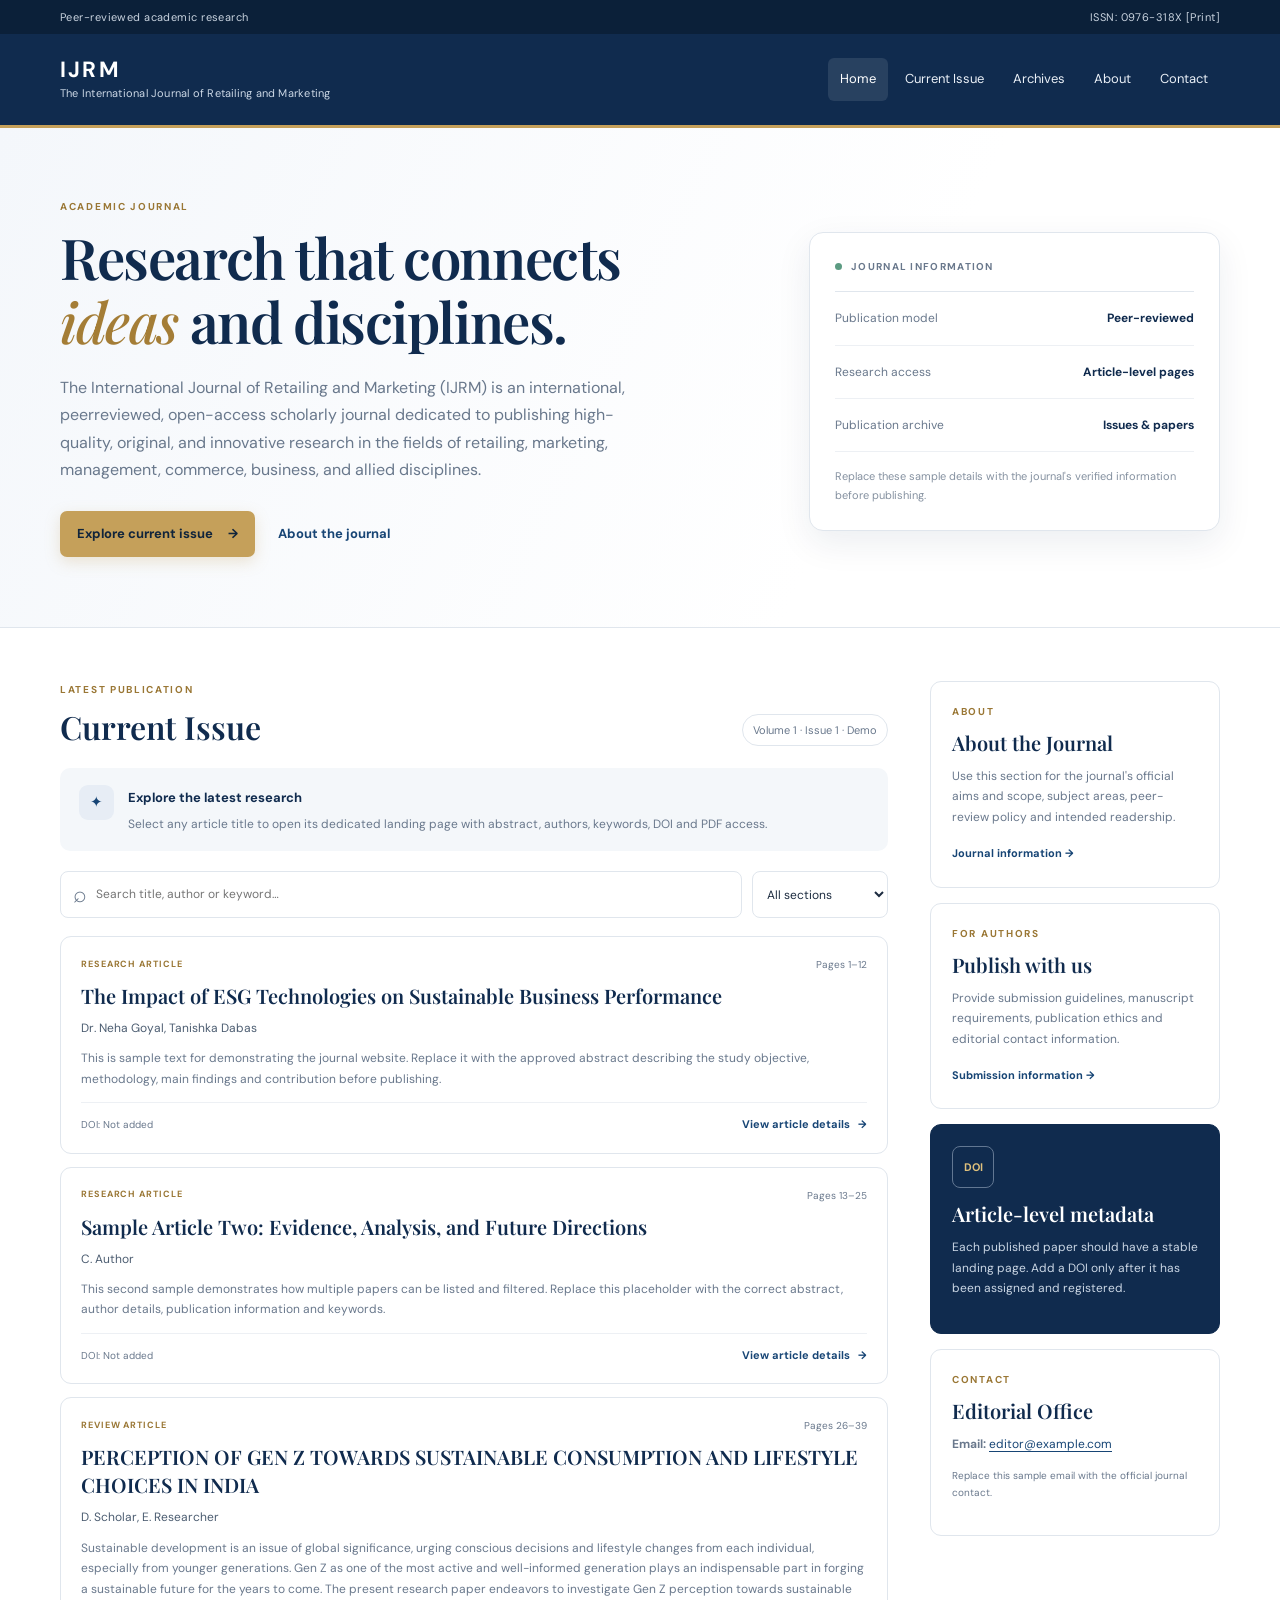
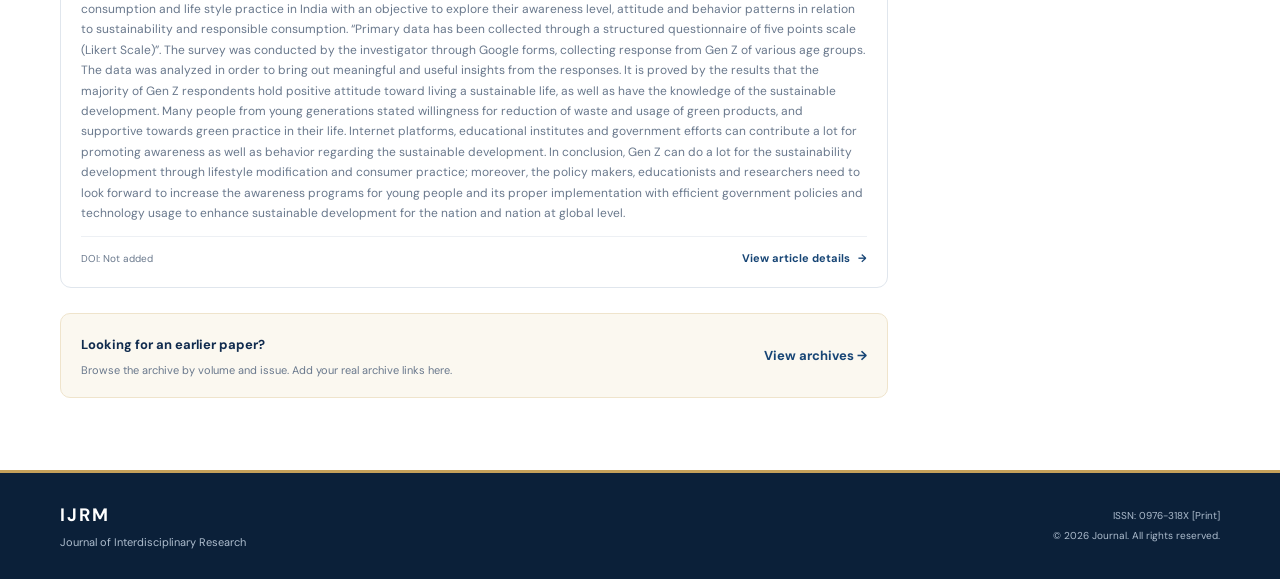
<file: index.html>
<!doctype html>
<html lang="en">
<head>
  <meta charset="utf-8">
  <meta name="viewport" content="width=device-width, initial-scale=1">
  <meta name="description" content="Academic journal homepage with article metadata and downloadable papers.">
  <title>IJRM Journal</title>
  <link rel="stylesheet" href="styles.css">
</head>
<body>
  <div class="topline"><div class="container topline-inner"><span>Peer-reviewed academic research</span><span>ISSN: 0976-318X [Print]</span></div></div>
  <header class="site-header">
    <div class="container brand-row">
      <a class="brand" href="index.html" aria-label="Journal homepage">
          <span><strong>IJRM</strong><small>The International Journal of Retailing and Marketing</small></span>
      </a>
      <button class="menu-toggle" id="menuToggle" aria-expanded="false" aria-controls="mainNav">☰ <span class="sr-only">Toggle navigation</span></button>
      <nav id="mainNav" class="main-nav" aria-label="Main navigation">
        <a class="active" href="index.html">Home</a>
        <a href="#current-issue">Current Issue</a>
        <a href="#archives">Archives</a>
        <a href="#about">About</a>
        <a href="#contact">Contact</a>
      </nav>
    </div>
  </header>

  <main>
    <section class="hero">
      <div class="container hero-grid">
        <div class="hero-copy">
          <p class="eyebrow">ACADEMIC JOURNAL</p>
          <h1>Research that connects <em>ideas</em> and disciplines.</h1>
          <p class="hero-description">The International Journal of Retailing and Marketing (IJRM) is an international, peerreviewed, open-access scholarly journal dedicated to publishing high-quality, original, and innovative research in the fields of retailing, marketing, management, commerce, business, and allied disciplines.</p>
          <div class="hero-actions"><a class="button button-gold" href="#current-issue">Explore current issue <span aria-hidden="true">→</span></a><a class="text-link" href="#about">About the journal</a></div>
        </div>
        <div class="hero-card" aria-label="Journal information">
          <div class="hero-card-top"><span class="dot"></span> JOURNAL INFORMATION</div>
          <div class="metric"><span>Publication model</span><strong>Peer-reviewed</strong></div>
          <div class="metric"><span>Research access</span><strong>Article-level pages</strong></div>
          <div class="metric"><span>Publication archive</span><strong>Issues &amp; papers</strong></div>
          <p class="hero-note">Replace these sample details with the journal's verified information before publishing.</p>
        </div>
      </div>
    </section>

    <section class="container content-layout" id="current-issue">
      <div class="main-column">
        <div class="section-heading">
          <div><p class="eyebrow">LATEST PUBLICATION</p><h2>Current Issue</h2></div>
          <span class="issue-label" id="issueLabel">Volume 1 · Issue 1 · Demo</span>
        </div>
        <div class="issue-intro"><div class="issue-icon">✦</div><div><strong>Explore the latest research</strong><p>Select any article title to open its dedicated landing page with abstract, authors, keywords, DOI and PDF access.</p></div></div>
        <div class="toolbar">
          <label class="search-box"><span aria-hidden="true">⌕</span><input id="articleSearch" type="search" placeholder="Search title, author or keyword…" aria-label="Search articles"></label>
          <select id="categoryFilter" aria-label="Filter articles by section"><option value="all">All sections</option></select>
        </div>
        <div id="articleList" class="article-list" aria-live="polite"></div>
        <div id="emptyState" class="empty-state" hidden>No articles match your search. Try another title or keyword.</div>
        <div class="archive-callout" id="archives"><div><strong>Looking for an earlier paper?</strong><p>Browse the archive by volume and issue. Add your real archive links here.</p></div><a class="text-link" href="#archives">View archives <span aria-hidden="true">→</span></a></div>
      </div>

      <aside class="sidebar">
        <section class="side-card" id="about"><p class="eyebrow">ABOUT</p><h3>About the Journal</h3><p>Use this section for the journal's official aims and scope, subject areas, peer-review policy and intended readership.</p><a href="#contact" class="side-link">Journal information →</a></section>
        <section class="side-card"><p class="eyebrow">FOR AUTHORS</p><h3>Publish with us</h3><p>Provide submission guidelines, manuscript requirements, publication ethics and editorial contact information.</p><a href="#contact" class="side-link">Submission information →</a></section>
        <section class="side-card side-card-blue"><div class="side-icon">DOI</div><h3>Article-level metadata</h3><p>Each published paper should have a stable landing page. Add a DOI only after it has been assigned and registered.</p></section>
        <section class="side-card" id="contact"><p class="eyebrow">CONTACT</p><h3>Editorial Office</h3><p><strong>Email:</strong> <a href="mailto:editor@example.com">editor@example.com</a></p><p class="small-muted">Replace this sample email with the official journal contact.</p></section>
      </aside>
    </section>
  </main>
  <footer class="site-footer"><div class="container footer-inner"><div><a class="footer-brand" href="index.html">IJRM</a><p>Journal of Interdisciplinary Research</p></div><div class="footer-meta"><span>ISSN: 0976-318X [Print]</span><span>© <span id="year"></span> Journal. All rights reserved.</span></div></div></footer>
  <script src="app.js"></script>
</body>
</html>
</file>
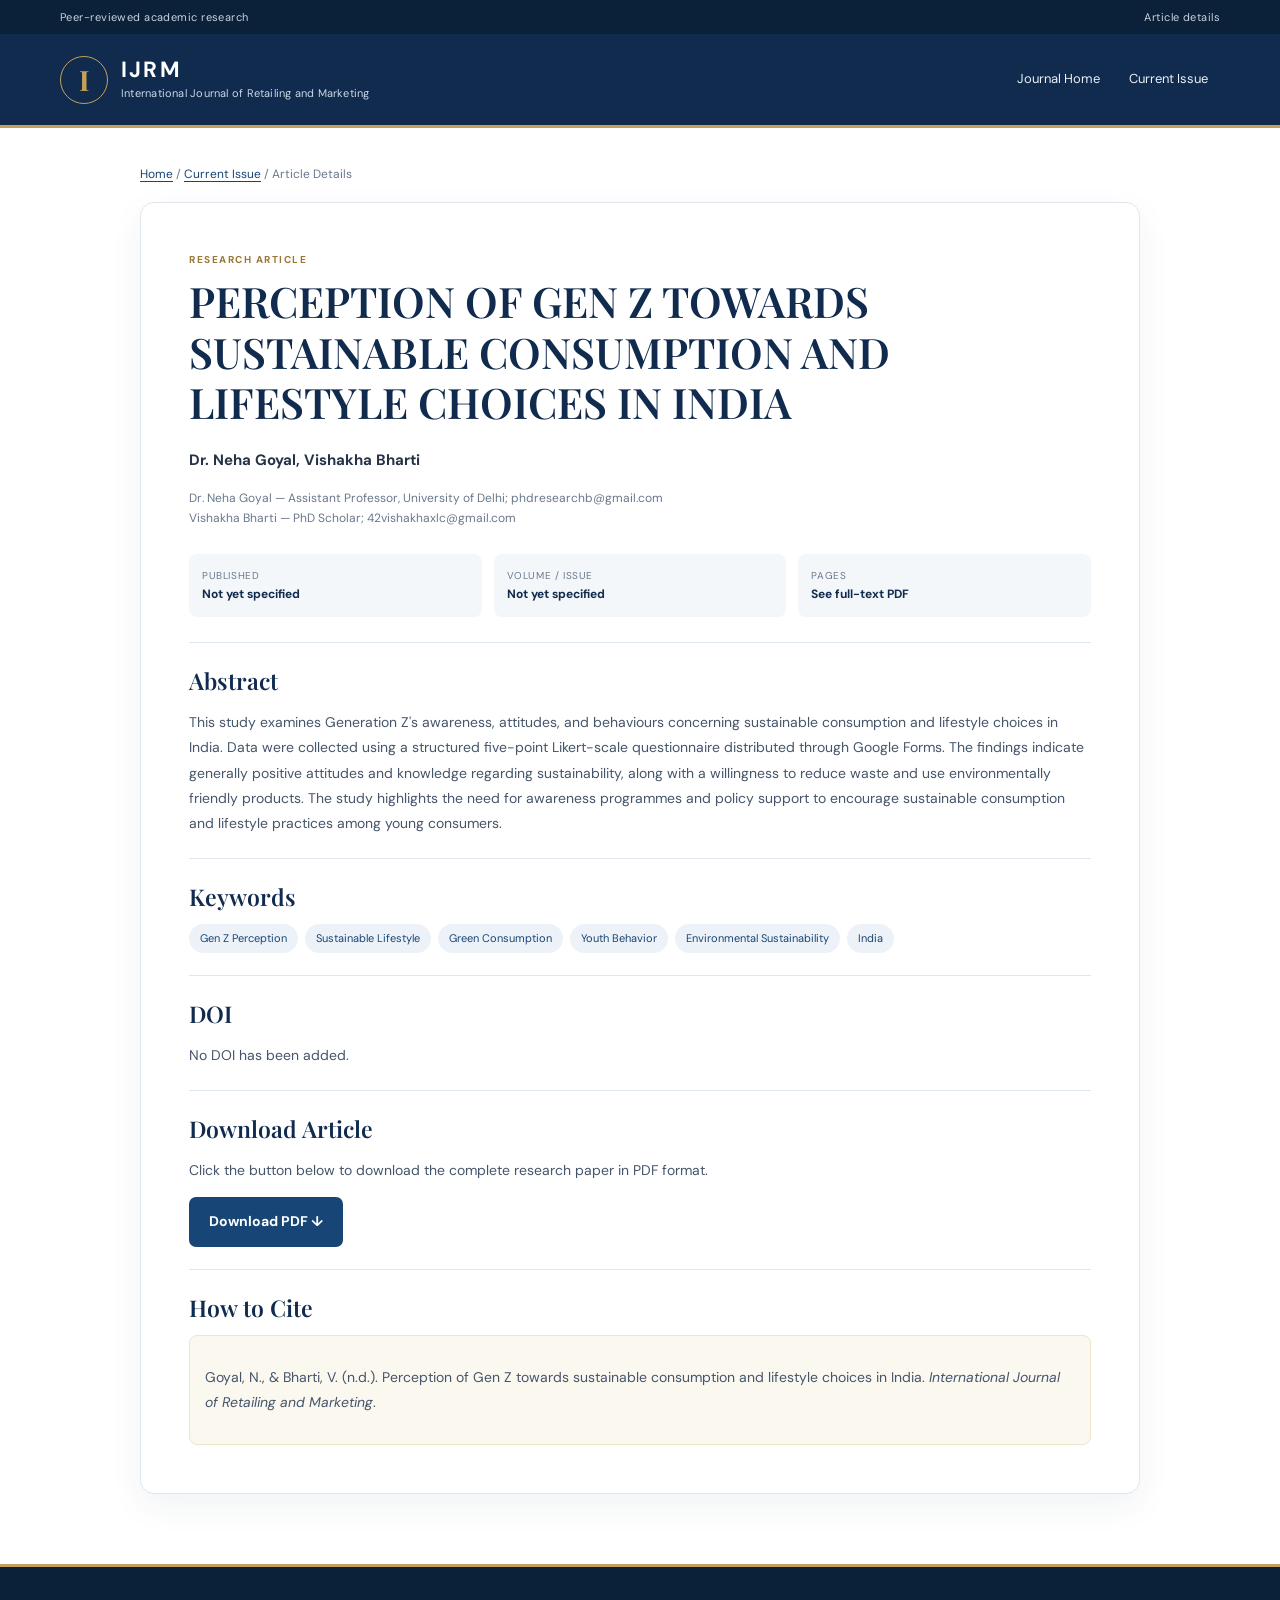
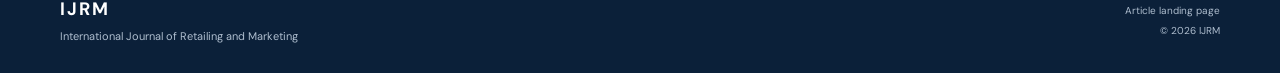
<file: articles/IJRM 506.html>
<!doctype html>
<html lang="en">
<head>
  <meta charset="utf-8">
  <meta name="viewport" content="width=device-width, initial-scale=1">
  <meta name="description" content="International Journal of Retailing and Marketing article details.">
  <title>Perception of Gen Z Towards Sustainable Consumption and Lifestyle Choices in India | IJRM</title>

  <link rel="stylesheet" href="../styles.css">

  <style>
    .article-page-wrap {
      width: min(1000px, calc(100% - 36px));
      margin: 36px auto 70px;
    }

    .breadcrumbs {
      font-size: 12px;
      color: #69788c;
      margin: 0 0 18px;
    }

    .breadcrumbs a {
      color: #174575;
    }

    .article-detail {
      background: #fff;
      border: 1px solid #e0e6ed;
      border-radius: 14px;
      padding: clamp(22px, 5vw, 48px);
      box-shadow: 0 12px 35px rgba(16, 43, 78, .06);
    }

    .article-detail h1 {
      font: 600 clamp(28px, 4vw, 42px)/1.2
        'Playfair Display', Georgia, serif;
      color: #102b4e;
      margin: 8px 0 20px;
    }

    .detail-label {
      font-size: 10px;
      letter-spacing: .15em;
      font-weight: 700;
      color: #9a7735;
    }

    .author-list {
      font-size: 15px;
      font-weight: 700;
      color: #253247;
    }

    .affiliation {
      font-size: 12px;
      color: #69788c;
    }

    .metadata-grid {
      display: grid;
      grid-template-columns: repeat(3, minmax(0, 1fr));
      gap: 12px;
      margin: 25px 0;
    }

    .metadata-cell {
      background: #f4f7fa;
      padding: 13px;
      border-radius: 8px;
      min-width: 0;
    }

    .metadata-cell span {
      display: block;
      color: #69788c;
      font-size: 10px;
      text-transform: uppercase;
      letter-spacing: .06em;
    }

    .metadata-cell strong {
      display: block;
      color: #102b4e;
      font-size: 12px;
      overflow-wrap: anywhere;
    }

    .detail-section {
      padding-top: 22px;
      margin-top: 22px;
      border-top: 1px solid #e0e6ed;
    }

    .detail-section h2 {
      font: 600 23px 'Playfair Display', Georgia, serif;
      color: #102b4e;
      margin: 0 0 12px;
    }

    .detail-section p {
      font-size: 14px;
      line-height: 1.8;
      color: #45556a;
    }

    .keywords {
      display: flex;
      gap: 7px;
      flex-wrap: wrap;
    }

    .keywords span {
      background: #edf2f8;
      border-radius: 20px;
      padding: 5px 11px;
      font-size: 11px;
      color: #174575;
    }

    /* PDF download button */
    .pdf-button {
      display: inline-flex;
      align-items: center;
      justify-content: center;
      gap: 8px;
      background: #174575;
      color: #fff;
      text-decoration: none;
      padding: 13px 20px;
      border-radius: 7px;
      font-size: 14px;
      font-weight: 700;
      border: none;
      cursor: pointer;
      transition: background .2s ease;
    }

    .pdf-button:hover {
      background: #102b4e;
      color: #fff;
    }

    .pdf-button:focus-visible {
      outline: 3px solid #d8b46a;
      outline-offset: 3px;
    }

    .citation-box {
      background: #fbf8f0;
      border: 1px solid #efe4cc;
      border-radius: 8px;
      padding: 15px;
    }

    .doi-link {
      overflow-wrap: anywhere;
    }

    @media (max-width: 620px) {
      .metadata-grid {
        grid-template-columns: 1fr 1fr;
      }

      .article-page-wrap {
        width: calc(100% - 24px);
        margin-top: 22px;
      }
    }
  </style>
</head>

<body>

  <div class="topline">
    <div class="container topline-inner">
      <span>Peer-reviewed academic research</span>
      <span>Article details</span>
    </div>
  </div>

  <header class="site-header">
    <div class="container brand-row">

      <a class="brand" href="../index.html">
        <span class="brand-mark">I</span>
        <span>
          <strong>IJRM</strong>
          <small>International Journal of Retailing and Marketing</small>
        </span>
      </a>

      <nav class="main-nav" style="display:flex"
           aria-label="Main navigation">
        <a href="../index.html">Journal Home</a>
        <a href="../index.html#current-issue">Current Issue</a>
      </nav>

    </div>
  </header>

  <main class="article-page-wrap">

    <p class="breadcrumbs">
      <a href="../index.html">Home</a> /
      <a href="../index.html#current-issue">Current Issue</a> /
      Article Details
    </p>

    <article class="article-detail">

      <div class="detail-label">RESEARCH ARTICLE</div>

      <h1>
        PERCEPTION OF GEN Z TOWARDS SUSTAINABLE CONSUMPTION
        AND LIFESTYLE CHOICES IN INDIA
      </h1>

      <p class="author-list">
        Dr. Neha Goyal, Vishakha Bharti
      </p>

      <p class="affiliation">
        Dr. Neha Goyal — Assistant Professor, University of Delhi;
        phdresearchb@gmail.com
        <br>
        Vishakha Bharti — PhD Scholar;
        42vishakhaxlc@gmail.com
      </p>

      <div class="metadata-grid">

        <div class="metadata-cell">
          <span>Published</span>
          <strong>Not yet specified</strong>
        </div>

        <div class="metadata-cell">
          <span>Volume / Issue</span>
          <strong>Not yet specified</strong>
        </div>

        <div class="metadata-cell">
          <span>Pages</span>
          <strong>See full-text PDF</strong>
        </div>

      </div>

      <div class="detail-section">
        <h2>Abstract</h2>

        <p>
          This study examines Generation Z's awareness, attitudes, and
          behaviours concerning sustainable consumption and lifestyle
          choices in India. Data were collected using a structured
          five-point Likert-scale questionnaire distributed through
          Google Forms. The findings indicate generally positive
          attitudes and knowledge regarding sustainability, along with
          a willingness to reduce waste and use environmentally
          friendly products. The study highlights the need for
          awareness programmes and policy support to encourage
          sustainable consumption and lifestyle practices among
          young consumers.
        </p>
      </div>

      <div class="detail-section">
        <h2>Keywords</h2>

        <div class="keywords">
          <span>Gen Z Perception</span>
          <span>Sustainable Lifestyle</span>
          <span>Green Consumption</span>
          <span>Youth Behavior</span>
          <span>Environmental Sustainability</span>
          <span>India</span>
        </div>
      </div>

      <div class="detail-section">
        <h2>DOI</h2>
        <p>No DOI has been added.</p>
      </div>

      <div class="detail-section">
        <h2>Download Article</h2>

        <p>
          Click the button below to download the complete research paper
          in PDF format.
        </p>

        <!--
          IMPORTANT:
          Keep IJRM-506.pdf in the same folder as this HTML file.
          The download attribute requests a direct file download.
        -->
        <a
          class="pdf-button"
          href="./IJRM-506.pdf"
          download="IJRM-506.pdf"
        >
          Download PDF ↓
        </a>

      </div>

      <div class="detail-section">
        <h2>How to Cite</h2>

        <div class="citation-box">
          <p>
            Goyal, N., &amp; Bharti, V. (n.d.). Perception of Gen Z
            towards sustainable consumption and lifestyle choices
            in India. <em>International Journal of Retailing and Marketing</em>.
          </p>
        </div>
      </div>

    </article>
  </main>

  <footer class="site-footer">
    <div class="container footer-inner">

      <div>
        <a class="footer-brand" href="../index.html">IJRM</a>
        <p>International Journal of Retailing and Marketing</p>
      </div>

      <div class="footer-meta">
        <span>Article landing page</span>
        <span>© <span id="year"></span> IJRM</span>
      </div>

    </div>
  </footer>

  <script>
    document.getElementById("year").textContent =
      new Date().getFullYear();
  </script>

</body>
</html>
</file>
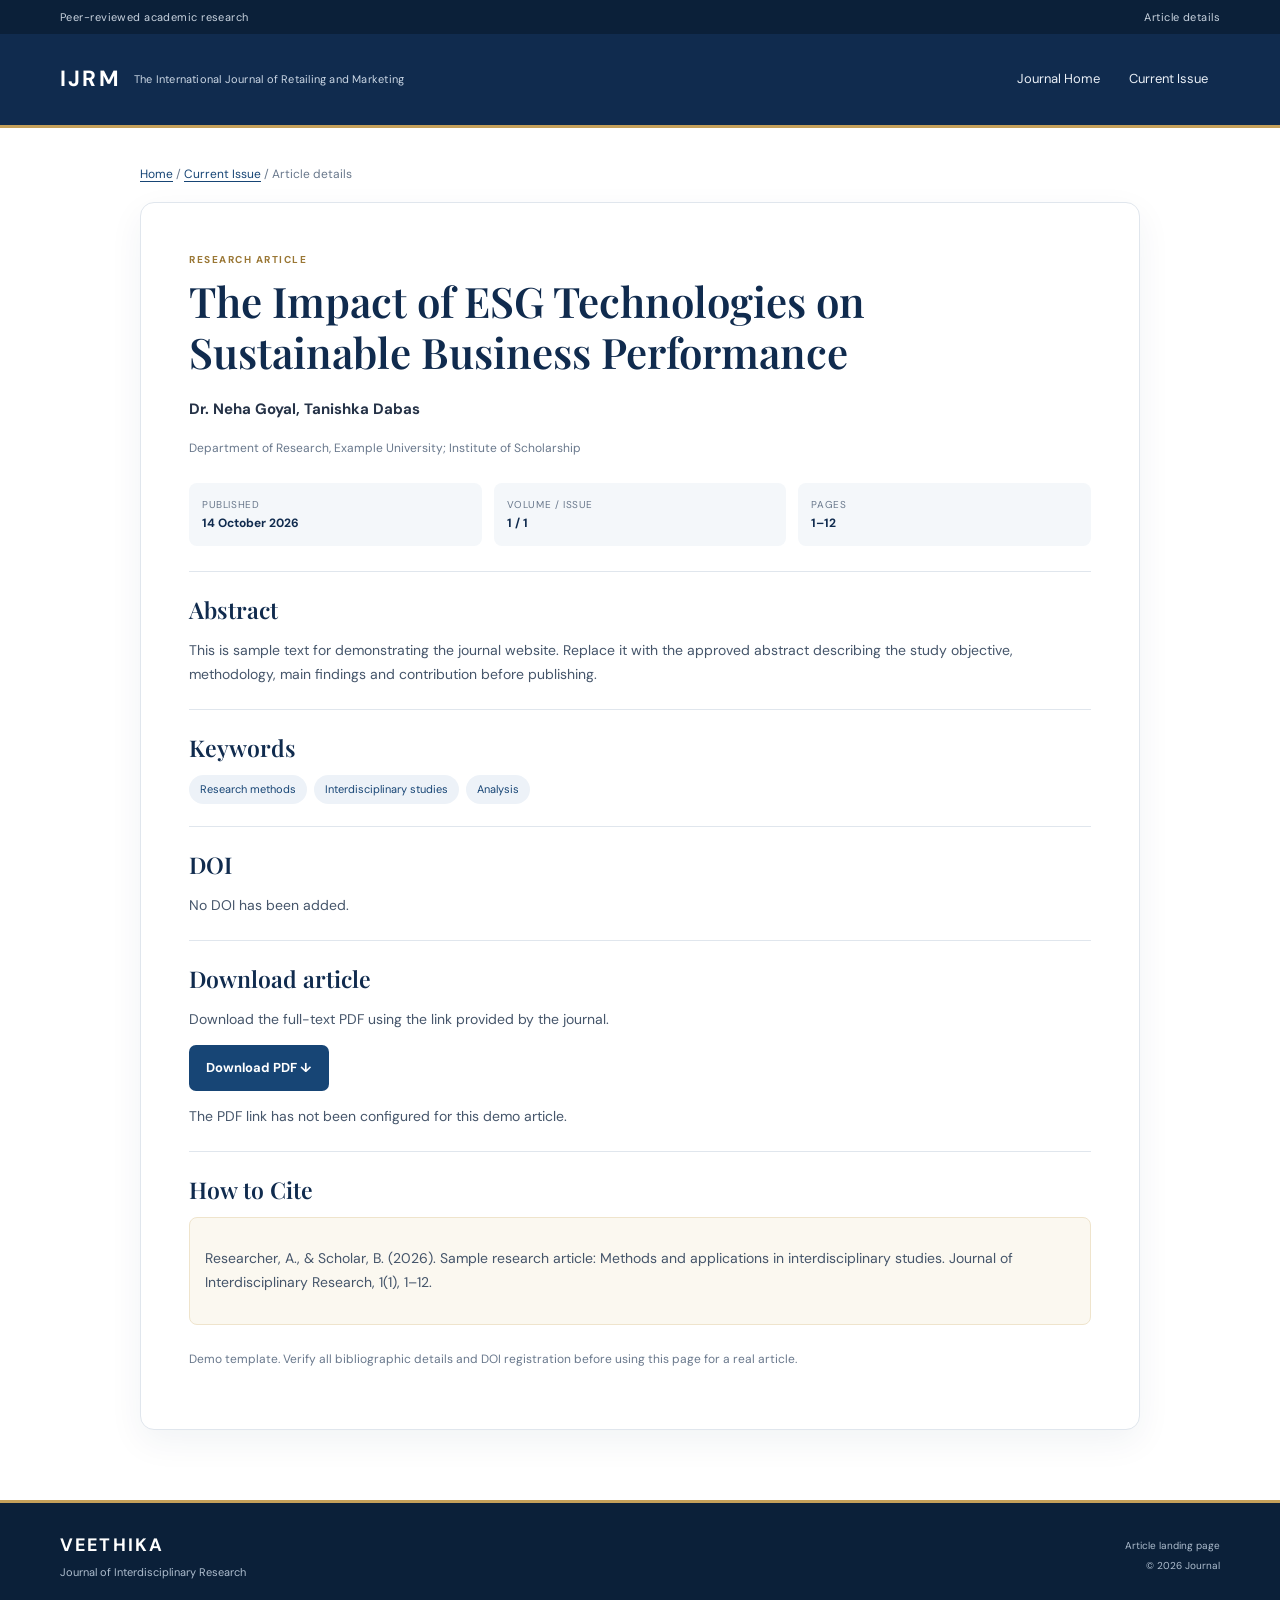
<file: articles/sample-article-1.html>
<!doctype html>
<html lang="en">
<head>
  <meta charset="utf-8"><meta name="viewport" content="width=device-width, initial-scale=1">
  <meta name="description" content="Article abstract and publication metadata.">
  <title>Sample Article | IJRM</title>
  <link rel="stylesheet" href="../styles.css">
  <style>
    .article-page-wrap{width:min(1000px,calc(100% - 36px));margin:36px auto 70px}
    .breadcrumbs{font-size:12px;color:#69788c;margin:0 0 18px}.breadcrumbs a{color:#174575}
    .article-detail{background:#fff;border:1px solid #e0e6ed;border-radius:14px;padding:clamp(22px,5vw,48px);box-shadow:0 12px 35px rgba(16,43,78,.06)}
    .article-detail h1{font:600 clamp(28px,4vw,42px)/1.2 'Playfair Display',Georgia,serif;color:#102b4e;margin:8px 0 20px}
    .detail-label{font-size:10px;letter-spacing:.15em;font-weight:700;color:#9a7735}
    .author-list{font-size:15px;font-weight:700;color:#253247}.affiliation{font-size:12px;color:#69788c}
    .metadata-grid{display:grid;grid-template-columns:repeat(3,minmax(0,1fr));gap:12px;margin:25px 0}
    .metadata-cell{background:#f4f7fa;padding:13px;border-radius:8px;min-width:0}.metadata-cell span{display:block;color:#69788c;font-size:10px;text-transform:uppercase;letter-spacing:.06em}.metadata-cell strong{display:block;color:#102b4e;font-size:12px;overflow-wrap:anywhere}
    .detail-section{padding-top:22px;margin-top:22px;border-top:1px solid #e0e6ed}.detail-section h2{font:600 23px 'Playfair Display',Georgia,serif;color:#102b4e;margin:0 0 12px}.detail-section p{font-size:14px;color:#45556a}
    .keywords{display:flex;gap:7px;flex-wrap:wrap}.keywords span{background:#edf2f8;border-radius:20px;padding:5px 11px;font-size:11px;color:#174575}
    .pdf-button{display:inline-flex;background:#174575;color:white;text-decoration:none;padding:12px 17px;border-radius:7px;font-size:13px;font-weight:700}.pdf-button:hover{background:#102b4e;color:white}
    .doi-link{overflow-wrap:anywhere}.citation-box{background:#fbf8f0;border:1px solid #efe4cc;border-radius:8px;padding:15px}
    @media(max-width:620px){.metadata-grid{grid-template-columns:1fr 1fr}.article-page-wrap{width:calc(100% - 24px);margin-top:22px}}
  </style>
</head>
<body>
  <div class="topline"><div class="container topline-inner"><span>Peer-reviewed academic research</span><span>Article details</span></div></div>
  <header class="site-header"><div class="container brand-row">
    <a class="brand" href="../index.html"><strong>IJRM</strong><small>The International Journal of Retailing and Marketing</small></span></a>
    <nav class="main-nav" style="display:flex" aria-label="Main navigation"><a href="../index.html">Journal Home</a><a href="../index.html#current-issue">Current Issue</a></nav>
  </div></header>
  <main class="article-page-wrap">
    <p class="breadcrumbs"><a href="../index.html">Home</a> / <a href="../index.html#current-issue">Current Issue</a> / Article details</p>
    <article class="article-detail">
      <div class="detail-label" id="section">RESEARCH ARTICLE</div>
      <h1 id="title">Sample Research Article: Methods and Applications in Interdisciplinary Studies</h1>
      <p class="author-list" id="authors">A. Researcher, B. Scholar</p>
      <p class="affiliation" id="affiliations">Department of Research, Example University; Institute of Scholarship</p>
      <div class="metadata-grid">
        <div class="metadata-cell"><span>Published</span><strong id="published">14 October 2026</strong></div>
        <div class="metadata-cell"><span>Volume / Issue</span><strong id="volumeIssue">1 / 1</strong></div>
        <div class="metadata-cell"><span>Pages</span><strong id="pages">1–12</strong></div>
      </div>
      <div class="detail-section"><h2>Abstract</h2><p id="abstract">This sample abstract demonstrates the individual article landing page. Replace it with the official abstract for the paper.</p></div>
      <div class="detail-section"><h2>Keywords</h2><div class="keywords" id="keywords"></div></div>
      <div class="detail-section"><h2>DOI</h2><p id="doi">No DOI has been added.</p></div>
      <div class="detail-section"><h2>Download article</h2><p>Download the full-text PDF using the link provided by the journal.</p><a class="pdf-button" id="pdfLink" href="#" hidden>Download PDF ↓</a><p id="pdfMissing" class="affiliation">The PDF link has not been configured for this demo article.</p></div>
      <div class="detail-section"><h2>How to Cite</h2><div class="citation-box"><p id="citation">Citation details will appear here.</p></div></div>
      <p class="affiliation" style="margin-top:24px">Demo template. Verify all bibliographic details and DOI registration before using this page for a real article.</p>
    </article>
  </main>
  <footer class="site-footer"><div class="container footer-inner"><div><a class="footer-brand" href="../index.html">VEETHIKA</a><p>Journal of Interdisciplinary Research</p></div><div class="footer-meta"><span>Article landing page</span><span>© <span id="year"></span> Journal</span></div></div></footer>
  <script src="../app.js"></script>
  <script>
    // app.js exposes the sample metadata for this static demo.
    const articleId = location.pathname.split("/").pop().replace(/\\.html$/, "");
    const article = sampleArticles.find(item => item.id === articleId) || sampleArticles[0];
    document.title = article.title + " | IJRM";
    document.getElementById("section").textContent = article.section.toUpperCase();
    document.getElementById("title").textContent = article.title;
    document.getElementById("authors").textContent = article.authors;
    document.getElementById("affiliations").textContent = article.affiliations || "";
    document.getElementById("published").textContent = article.published || "";
    document.getElementById("volumeIssue").textContent = `${article.volume || ""} / ${article.issue || ""}`;
    document.getElementById("pages").textContent = article.pages || "";
    document.getElementById("abstract").textContent = article.abstract || "";
    document.getElementById("citation").textContent = article.citation || "";
    const keywords = document.getElementById("keywords");
    (article.keywords || []).forEach(keyword => { const tag = document.createElement("span"); tag.textContent = keyword; keywords.appendChild(tag); });
    const doi = document.getElementById("doi");
    if (article.doi) {
      const a = document.createElement("a"); a.className = "doi-link"; a.href = article.doi.startsWith("http") ? article.doi : `https://doi.org/${article.doi}`; a.textContent = article.doi; doi.replaceChildren(a);
    } else doi.textContent = "No DOI has been added.";
    if (article.pdf) {
      const pdf = document.getElementById("pdfLink"); pdf.href = article.pdf; pdf.hidden = false; document.getElementById("pdfMissing").hidden = true;
    }
    document.getElementById("year").textContent = new Date().getFullYear();
  </script>
</body>
</html>
</file>
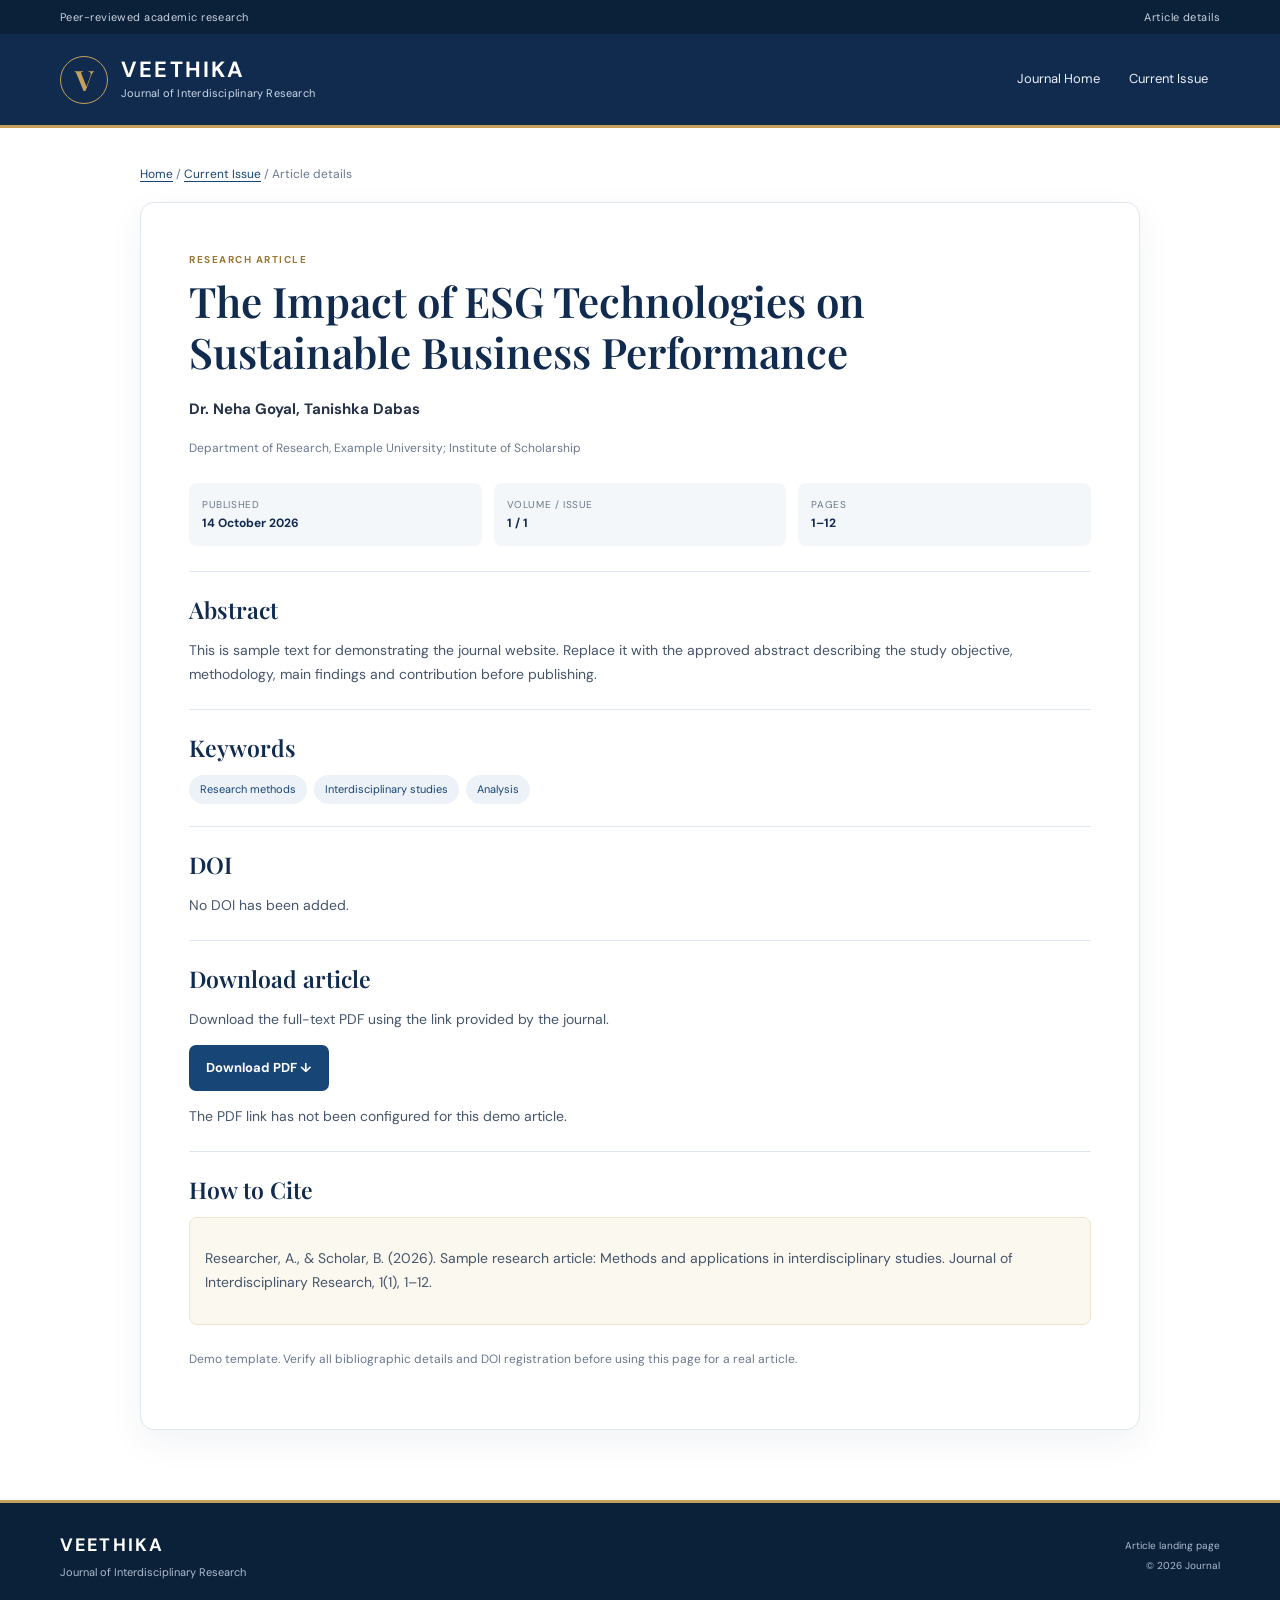
<file: articles/sample-article-2.html>
<!doctype html>
<html lang="en">
<head>
  <meta charset="utf-8"><meta name="viewport" content="width=device-width, initial-scale=1">
  <meta name="description" content="Article abstract and publication metadata.">
  <title>Sample Article | VEETHIKA</title>
  <link rel="stylesheet" href="../styles.css">
  <style>
    .article-page-wrap{width:min(1000px,calc(100% - 36px));margin:36px auto 70px}
    .breadcrumbs{font-size:12px;color:#69788c;margin:0 0 18px}.breadcrumbs a{color:#174575}
    .article-detail{background:#fff;border:1px solid #e0e6ed;border-radius:14px;padding:clamp(22px,5vw,48px);box-shadow:0 12px 35px rgba(16,43,78,.06)}
    .article-detail h1{font:600 clamp(28px,4vw,42px)/1.2 'Playfair Display',Georgia,serif;color:#102b4e;margin:8px 0 20px}
    .detail-label{font-size:10px;letter-spacing:.15em;font-weight:700;color:#9a7735}
    .author-list{font-size:15px;font-weight:700;color:#253247}.affiliation{font-size:12px;color:#69788c}
    .metadata-grid{display:grid;grid-template-columns:repeat(3,minmax(0,1fr));gap:12px;margin:25px 0}
    .metadata-cell{background:#f4f7fa;padding:13px;border-radius:8px;min-width:0}.metadata-cell span{display:block;color:#69788c;font-size:10px;text-transform:uppercase;letter-spacing:.06em}.metadata-cell strong{display:block;color:#102b4e;font-size:12px;overflow-wrap:anywhere}
    .detail-section{padding-top:22px;margin-top:22px;border-top:1px solid #e0e6ed}.detail-section h2{font:600 23px 'Playfair Display',Georgia,serif;color:#102b4e;margin:0 0 12px}.detail-section p{font-size:14px;color:#45556a}
    .keywords{display:flex;gap:7px;flex-wrap:wrap}.keywords span{background:#edf2f8;border-radius:20px;padding:5px 11px;font-size:11px;color:#174575}
    .pdf-button{display:inline-flex;background:#174575;color:white;text-decoration:none;padding:12px 17px;border-radius:7px;font-size:13px;font-weight:700}.pdf-button:hover{background:#102b4e;color:white}
    .doi-link{overflow-wrap:anywhere}.citation-box{background:#fbf8f0;border:1px solid #efe4cc;border-radius:8px;padding:15px}
    @media(max-width:620px){.metadata-grid{grid-template-columns:1fr 1fr}.article-page-wrap{width:calc(100% - 24px);margin-top:22px}}
  </style>
</head>
<body>
  <div class="topline"><div class="container topline-inner"><span>Peer-reviewed academic research</span><span>Article details</span></div></div>
  <header class="site-header"><div class="container brand-row">
    <a class="brand" href="../index.html"><span class="brand-mark">V</span><span><strong>VEETHIKA</strong><small>Journal of Interdisciplinary Research</small></span></a>
    <nav class="main-nav" style="display:flex" aria-label="Main navigation"><a href="../index.html">Journal Home</a><a href="../index.html#current-issue">Current Issue</a></nav>
  </div></header>
  <main class="article-page-wrap">
    <p class="breadcrumbs"><a href="../index.html">Home</a> / <a href="../index.html#current-issue">Current Issue</a> / Article details</p>
    <article class="article-detail">
      <div class="detail-label" id="section">RESEARCH ARTICLE</div>
      <h1 id="title">Sample Research Article: Methods and Applications in Interdisciplinary Studies</h1>
      <p class="author-list" id="authors">A. Researcher, B. Scholar</p>
      <p class="affiliation" id="affiliations">Department of Research, Example University; Institute of Scholarship</p>
      <div class="metadata-grid">
        <div class="metadata-cell"><span>Published</span><strong id="published">14 October 2026</strong></div>
        <div class="metadata-cell"><span>Volume / Issue</span><strong id="volumeIssue">1 / 1</strong></div>
        <div class="metadata-cell"><span>Pages</span><strong id="pages">1–12</strong></div>
      </div>
      <div class="detail-section"><h2>Abstract</h2><p id="abstract">This sample abstract demonstrates the individual article landing page. Replace it with the official abstract for the paper.</p></div>
      <div class="detail-section"><h2>Keywords</h2><div class="keywords" id="keywords"></div></div>
      <div class="detail-section"><h2>DOI</h2><p id="doi">No DOI has been added.</p></div>
      <div class="detail-section"><h2>Download article</h2><p>Download the full-text PDF using the link provided by the journal.</p><a class="pdf-button" id="pdfLink" href="#" hidden>Download PDF ↓</a><p id="pdfMissing" class="affiliation">The PDF link has not been configured for this demo article.</p></div>
      <div class="detail-section"><h2>How to Cite</h2><div class="citation-box"><p id="citation">Citation details will appear here.</p></div></div>
      <p class="affiliation" style="margin-top:24px">Demo template. Verify all bibliographic details and DOI registration before using this page for a real article.</p>
    </article>
  </main>
  <footer class="site-footer"><div class="container footer-inner"><div><a class="footer-brand" href="../index.html">VEETHIKA</a><p>Journal of Interdisciplinary Research</p></div><div class="footer-meta"><span>Article landing page</span><span>© <span id="year"></span> Journal</span></div></div></footer>
  <script src="../app.js"></script>
  <script>
    // app.js exposes the sample metadata for this static demo.
    const articleId = location.pathname.split("/").pop().replace(/\\.html$/, "");
    const article = sampleArticles.find(item => item.id === articleId) || sampleArticles[0];
    document.title = article.title + " | VEETHIKA";
    document.getElementById("section").textContent = article.section.toUpperCase();
    document.getElementById("title").textContent = article.title;
    document.getElementById("authors").textContent = article.authors;
    document.getElementById("affiliations").textContent = article.affiliations || "";
    document.getElementById("published").textContent = article.published || "";
    document.getElementById("volumeIssue").textContent = `${article.volume || ""} / ${article.issue || ""}`;
    document.getElementById("pages").textContent = article.pages || "";
    document.getElementById("abstract").textContent = article.abstract || "";
    document.getElementById("citation").textContent = article.citation || "";
    const keywords = document.getElementById("keywords");
    (article.keywords || []).forEach(keyword => { const tag = document.createElement("span"); tag.textContent = keyword; keywords.appendChild(tag); });
    const doi = document.getElementById("doi");
    if (article.doi) {
      const a = document.createElement("a"); a.className = "doi-link"; a.href = article.doi.startsWith("http") ? article.doi : `https://doi.org/${article.doi}`; a.textContent = article.doi; doi.replaceChildren(a);
    } else doi.textContent = "No DOI has been added.";
    if (article.pdf) {
      const pdf = document.getElementById("pdfLink"); pdf.href = article.pdf; pdf.hidden = false; document.getElementById("pdfMissing").hidden = true;
    }
    document.getElementById("year").textContent = new Date().getFullYear();
  </script>
</body>
</html>
</file>
<file: styles.css>
@import url('https://fonts.googleapis.com/css2?family=DM+Sans:wght@400;500;600;700&family=Playfair+Display:wght@500;600;700&display=swap');
:root{--navy:#102b4e;--blue:#174575;--gold:#c5a05a;--ink:#1d2c40;--muted:#69788c;--line:#e0e6ed;--pale:#f4f7fa;--white:#fff;--radius:14px;--shadow:0 12px 35px rgba(16,43,78,.08)}
*{box-sizing:border-box}html{scroll-behavior:smooth;scroll-padding-top:90px}body{margin:0;background:#fff;color:var(--ink);font-family:'DM Sans',Arial,sans-serif;font-size:15px;line-height:1.7}a{color:var(--blue);text-underline-offset:3px}a:focus-visible,button:focus-visible,input:focus-visible,select:focus-visible{outline:3px solid #d8b86e;outline-offset:3px}.container{width:min(1160px,calc(100% - 44px));margin-inline:auto}.topline{background:#0b2039;color:#c9d3df;font-size:11px;letter-spacing:.04em}.topline-inner{min-height:34px;display:flex;align-items:center;justify-content:space-between;gap:12px}.site-header{background:var(--navy);color:#fff;border-bottom:3px solid var(--gold)}.brand-row{min-height:91px;display:flex;align-items:center;justify-content:space-between;gap:28px}.brand{display:flex;align-items:center;gap:13px;color:white;text-decoration:none}.brand-mark{width:48px;height:48px;display:grid;place-items:center;border:1px solid var(--gold);color:var(--gold);font:700 28px 'Playfair Display',serif;border-radius:50%}.brand strong{display:block;font-size:22px;letter-spacing:.1em;line-height:1.3}.brand small{display:block;color:#cbd7e5;font-size:11px;letter-spacing:.02em}.main-nav{display:flex;align-items:center;gap:5px}.main-nav a{padding:10px 12px;color:#eaf0f7;text-decoration:none;font-size:13px;border-radius:6px}.main-nav a:hover,.main-nav a.active{color:#fff;background:rgba(255,255,255,.1)}.menu-toggle{display:none;background:transparent;color:white;border:1px solid #5c7590;border-radius:7px;padding:8px 11px;font-size:18px}.sr-only{position:absolute;width:1px;height:1px;padding:0;margin:-1px;overflow:hidden;clip:rect(0,0,0,0);white-space:nowrap;border:0}
.hero{background:linear-gradient(115deg,#f4f7fb 0%,#fff 67%);border-bottom:1px solid var(--line);overflow:hidden}.hero-grid{display:grid;grid-template-columns:1.25fr .75fr;align-items:center;gap:64px;padding-block:70px}.eyebrow{margin:0 0 10px;color:#9a7735;font-size:10px;font-weight:700;letter-spacing:.17em}.hero h1{font:600 clamp(36px,4.4vw,57px)/1.13 'Playfair Display',Georgia,serif;letter-spacing:-.025em;color:var(--navy);max-width:650px;margin:0}.hero h1 em{color:#a47d36;font-weight:500}.hero-description{max-width:600px;color:var(--muted);font-size:16px;margin:22px 0 28px}.hero-actions{display:flex;align-items:center;gap:23px;flex-wrap:wrap}.button{display:inline-flex;align-items:center;gap:15px;padding:12px 17px;border-radius:7px;font-size:13px;font-weight:700;text-decoration:none}.button-gold{background:var(--gold);color:#10243b;box-shadow:0 5px 15px #c5a05a40}.button-gold:hover{background:#d4b26d;color:#10243b}.text-link{font-size:13px;font-weight:700;text-decoration:none}.text-link:hover,.side-link:hover{text-decoration:underline}.hero-card{background:white;border:1px solid var(--line);border-radius:var(--radius);padding:25px;box-shadow:var(--shadow);transform:translateY(4px)}.hero-card-top{font-size:10px;font-weight:700;letter-spacing:.13em;color:var(--muted);padding-bottom:16px;border-bottom:1px solid var(--line);display:flex;align-items:center;gap:9px}.dot{width:7px;height:7px;background:#5c9b82;border-radius:50%}.metric{padding:16px 0;border-bottom:1px solid #edf0f4;display:flex;justify-content:space-between;gap:12px;font-size:12px}.metric span{color:var(--muted)}.metric strong{color:var(--navy);text-align:right}.hero-note{font-size:11px;color:#8591a0;margin:15px 0 0}
.content-layout{display:grid;grid-template-columns:minmax(0,1fr) 290px;gap:42px;padding-block:53px 72px}.section-heading{display:flex;justify-content:space-between;align-items:end;gap:15px;margin-bottom:22px}.section-heading h2{font:600 32px/1.2 'Playfair Display',Georgia,serif;margin:0;color:var(--navy)}.issue-label{font-size:11px;color:var(--muted);border:1px solid var(--line);padding:6px 10px;border-radius:20px;white-space:nowrap}.issue-intro{display:flex;gap:14px;align-items:flex-start;background:var(--pale);padding:17px 19px;border-radius:10px;margin-bottom:20px}.issue-icon{display:grid;place-items:center;flex:0 0 35px;height:35px;background:#e7edf5;color:var(--blue);border-radius:9px}.issue-intro strong{font-size:13px;color:var(--navy)}.issue-intro p{font-size:12px;color:var(--muted);margin:3px 0 0}.toolbar{display:flex;gap:10px;margin-bottom:18px}.search-box{display:flex;align-items:center;gap:9px;flex:1;border:1px solid var(--line);border-radius:8px;padding:0 12px;color:var(--muted)}.search-box span{font-size:23px}.search-box input{border:0;outline:none!important;width:100%;min-width:0;padding:12px 0;font:inherit;font-size:12px;color:var(--ink);background:transparent}.toolbar select{border:1px solid var(--line);border-radius:8px;background:#fff;padding:0 10px;color:var(--ink);font:inherit;font-size:12px;max-width:160px}.article-list{display:grid;gap:13px}.article-card{border:1px solid var(--line);border-radius:11px;padding:19px 20px;transition:box-shadow .2s,border-color .2s,transform .2s}.article-card:hover{border-color:#bdcddd;box-shadow:0 8px 24px rgba(16,43,78,.06);transform:translateY(-1px)}.article-topline{display:flex;justify-content:space-between;align-items:center;gap:10px;margin-bottom:9px}.article-type{font-size:9px;letter-spacing:.1em;font-weight:700;color:#9a7735;text-transform:uppercase}.article-pages{font-size:10px;color:var(--muted)}.article-card h3{font:600 20px/1.4 'Playfair Display',Georgia,serif;margin:0 0 8px;color:var(--navy)}.article-card h3 a{color:inherit;text-decoration:none}.article-card h3 a:hover{color:var(--blue);text-decoration:underline}.article-authors{font-size:12px;color:#4c5d71;margin:0 0 10px}.article-abstract{font-size:12px;color:var(--muted);margin:0 0 13px}.article-bottom{display:flex;align-items:center;justify-content:space-between;gap:12px;border-top:1px solid #edf0f4;padding-top:12px}.article-doi{font-size:10px;color:var(--muted);overflow-wrap:anywhere}.view-article{font-size:11px;font-weight:700;text-decoration:none;white-space:nowrap}.view-article span{margin-left:5px}.empty-state{padding:28px;text-align:center;color:var(--muted);border:1px dashed var(--line);border-radius:10px}.archive-callout{display:flex;justify-content:space-between;align-items:center;gap:15px;background:#fbf8f0;border:1px solid #efe4cc;border-radius:10px;padding:18px 20px;margin-top:25px}.archive-callout strong{font-size:13px;color:var(--navy)}.archive-callout p{margin:3px 0 0;color:var(--muted);font-size:11px}.archive-callout .text-link{white-space:nowrap}
.sidebar{display:grid;align-content:start;gap:15px}.side-card{padding:21px;border:1px solid var(--line);border-radius:11px;background:#fff}.side-card h3{font:600 20px/1.3 'Playfair Display',Georgia,serif;color:var(--navy);margin:0 0 10px}.side-card p:not(.eyebrow){font-size:12px;color:var(--muted);margin:0 0 13px}.side-link{font-size:11px;font-weight:700;text-decoration:none}.side-card-blue{background:var(--navy);color:white;border-color:var(--navy)}.side-card-blue h3{color:white;margin-top:13px}.side-card-blue p:not(.eyebrow){color:#cbd7e5}.side-card-blue .eyebrow{color:#e0c17c}.side-icon{display:grid;place-items:center;width:42px;height:42px;border:1px solid #627792;border-radius:8px;color:#e0c17c;font-size:11px;font-weight:700}.small-muted{font-size:10px!important}.site-footer{background:#0b2039;color:#d0dae6;border-top:3px solid var(--gold)}.footer-inner{display:flex;justify-content:space-between;align-items:center;gap:20px;padding-block:27px}.footer-brand{color:#fff;font-size:18px;font-weight:700;letter-spacing:.12em;text-decoration:none}.footer-inner p{font-size:11px;color:#aebdce;margin:2px 0 0}.footer-meta{display:grid;text-align:right;gap:3px;font-size:10px;color:#aebdce}
@media(max-width:900px){.hero-grid{gap:30px}.content-layout{grid-template-columns:minmax(0,1fr) 250px;gap:24px}.main-nav a{padding-inline:8px}}@media(max-width:720px){.container{width:min(100% - 30px,600px)}.topline-inner{font-size:9px}.brand-row{min-height:76px;flex-wrap:wrap;padding-block:12px}.brand-mark{width:41px;height:41px;font-size:24px}.brand strong{font-size:19px}.menu-toggle{display:block}.main-nav{display:none;flex-basis:100%;flex-direction:column;align-items:stretch;gap:2px;padding-bottom:7px}.main-nav.open{display:flex}.main-nav a{padding:10px}.hero-grid{grid-template-columns:1fr;padding-block:43px;gap:28px}.hero h1{font-size:41px}.hero-description{font-size:14px}.hero-card{padding:20px}.content-layout{grid-template-columns:1fr;padding-block:38px 50px}.sidebar{grid-template-columns:repeat(2,minmax(0,1fr))}.side-card{padding:16px}.section-heading{align-items:start;flex-direction:column}.section-heading h2{font-size:29px}.toolbar{flex-direction:column}.toolbar select{max-width:none;padding:12px}.article-card{padding:16px}.article-card h3{font-size:18px}.archive-callout{align-items:flex-start;flex-direction:column}.footer-inner{align-items:flex-start;flex-direction:column}.footer-meta{text-align:left}}@media(max-width:420px){.sidebar{grid-template-columns:1fr}.article-bottom{align-items:flex-start;flex-direction:column}.article-doi{font-size:9px}}
</file>
